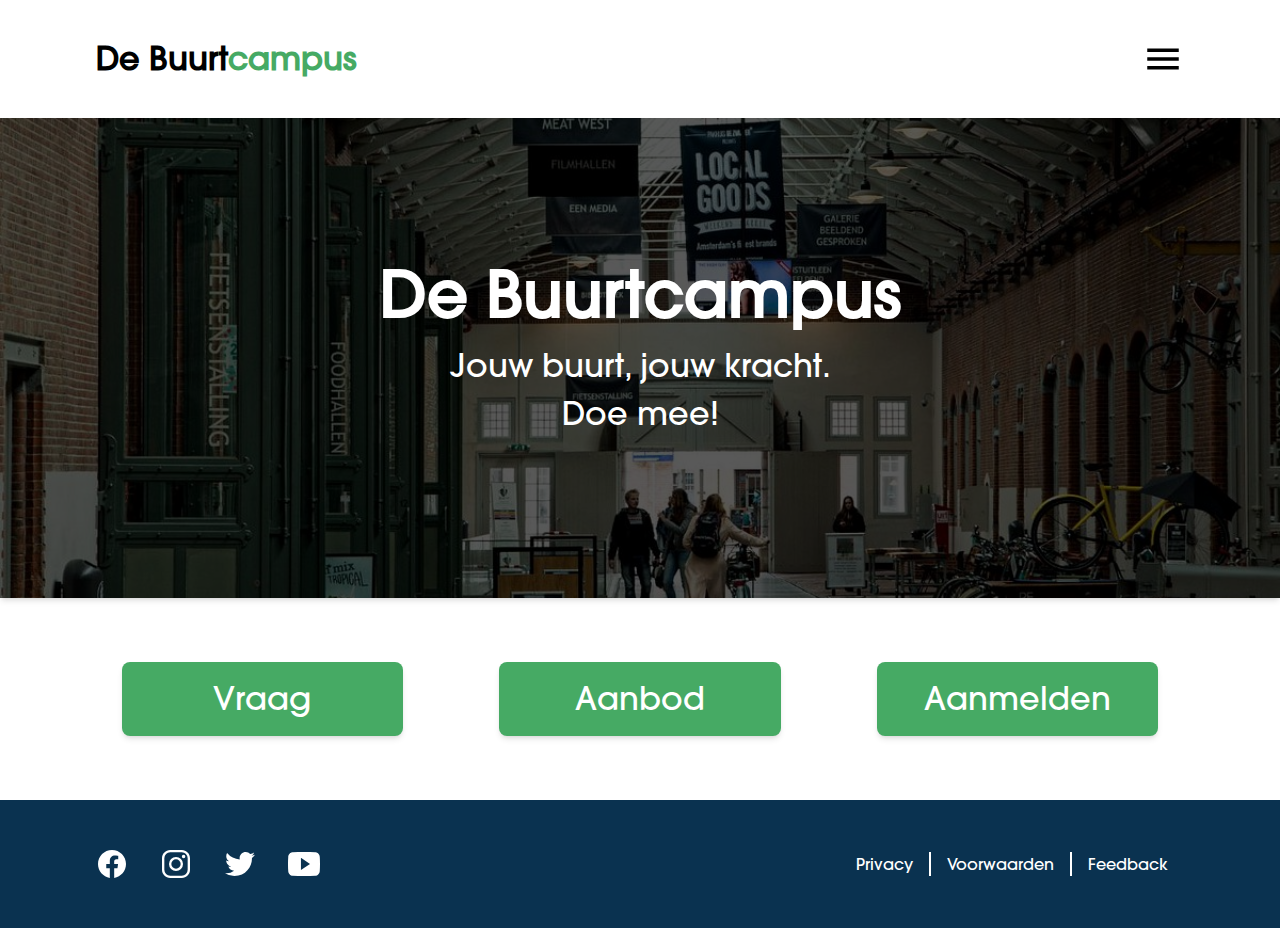
<file: index.html>
<!DOCTYPE html>
<html lang="nl">
<head>
  <meta charset="UTF-8">
  <meta name="viewport" content="width=device-width, initial-scale=1.0">
  <link rel="stylesheet" href="styles/styles.css">
  <title>De Buurtcampus | Home</title>
</head>
<body>

  <header>
    <section class="header__top">
      <a class="header__branding" href="index.html">De Buurt<span>campus</span></a>
      <img class="header__icon" src="assets/menu.svg">
    </section>
    <nav class="header__nav">
      <a href="index.html">Home</a>
      <a href="overzicht.html">Overzicht</a>
      <a href="over-ons.html">Over ons</a>
      <a href="contact.html">Contact</a>
    </nav>
  </header>

  <main>
    <section class="main__index--hero">
      <div class="main__index--overlay">
          <h2 class="main__index--title">De Buurtcampus</h2>
          <h3 class="main__index--slogun">Jouw buurt, jouw kracht.<br>Doe mee!</h3>
      </div>
    </section>
    <section class="main__index--navigation">
      <a class="main__index--link" href="overzicht.html">Vraag</a>
      <a class="main__index--link" href="overzicht.html">Aanbod</a>
      <a class="main__index--link" href="contact.html">Aanmelden</a>
    </section>
  </main>

  <footer>
    <section class="footer__social-links">
      <a href="#"><img src="assets/logo-facebook.svg"></a>
      <a href="#"><img src="assets/logo-instagram.svg"></a>
      <a href="#"><img src="assets/logo-twitter.svg"></a>
      <a href="#"><img src="assets/logo-youtube.svg"></a>
    </section>
    <section class="footer__corporate-links">
      <a href="#">Privacy</a>
      <a href="#">Voorwaarden</a>
      <a href="#">Feedback</a>
    </section>
  </footer>

  <script src="scripts/script.js"></script>
</body>
</html>
</file>
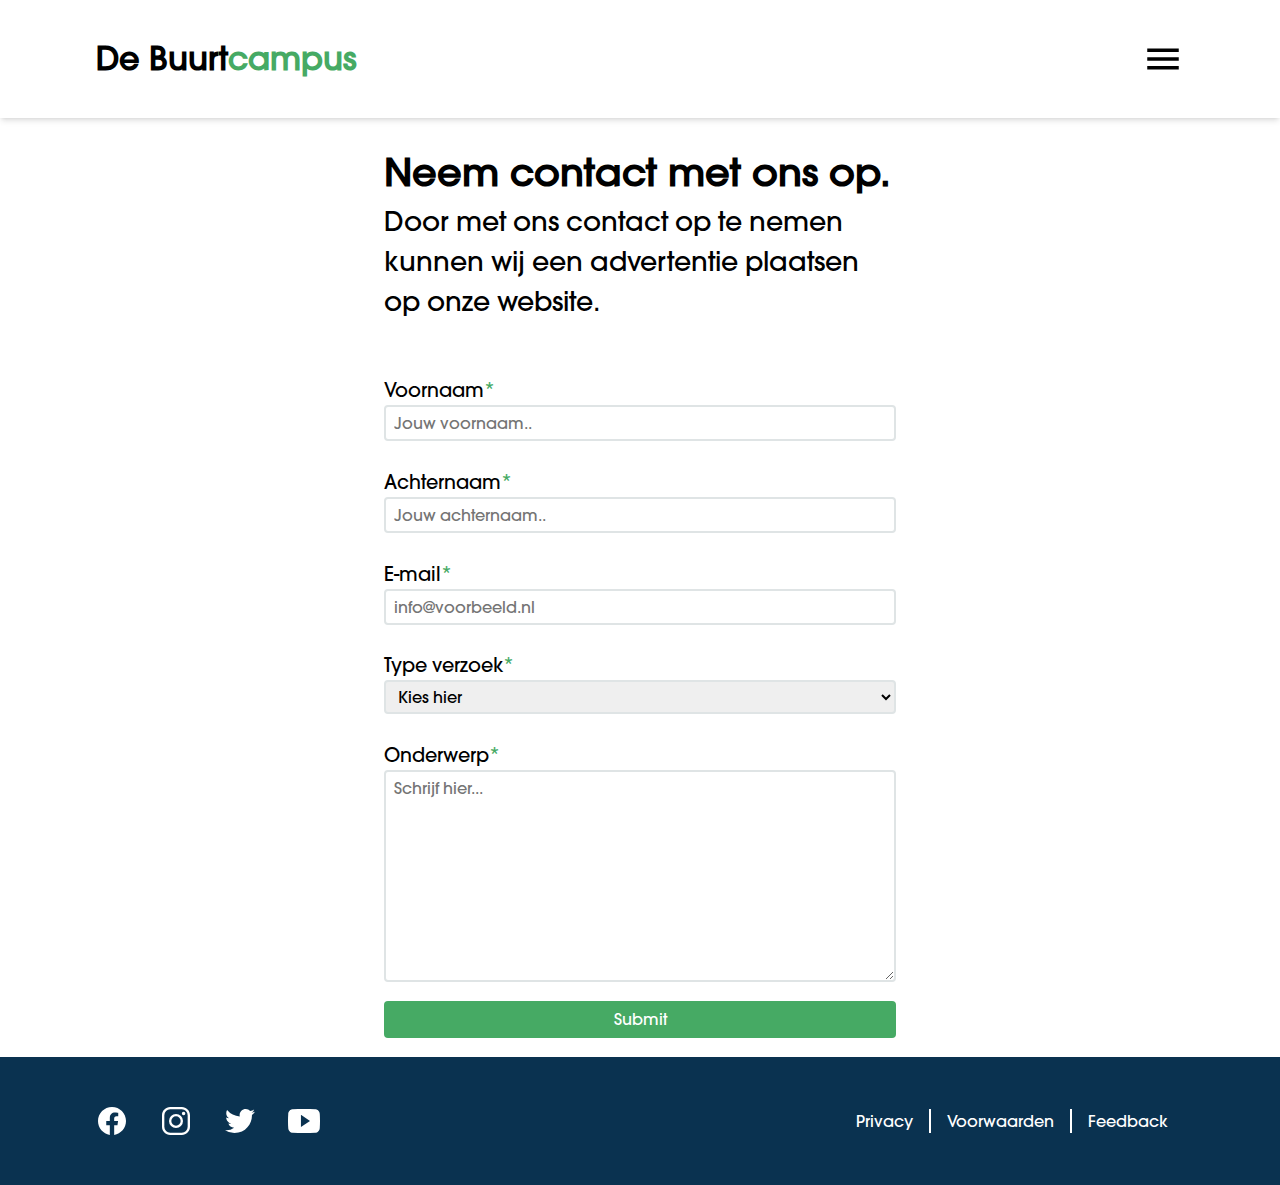
<file: contact.html>
<!DOCTYPE html>
<html lang="nl">
<head>
  <meta charset="UTF-8">
  <meta name="viewport" content="width=device-width, initial-scale=1.0">
  <link rel="stylesheet" href="styles/styles.css">
  <title>De Buurtcampus | Contact</title>
</head>
<body>

  <header>
    <section class="header__top">
      <a class="header__branding" href="index.html">De Buurt<span>campus</span></a>
      <img class="header__icon" src="assets/menu.svg">
    </section>
    <nav class="header__nav">
      <a href="index.html">Home</a>
      <a href="overzicht.html">Overzicht</a>
      <a href="over-ons.html">Over ons</a>
      <a href="contact.html">Contact</a>
    </nav>
  </header>

  <main>
    <form class="contact__form" action="contact-thanks.html" name="contactform">
      <h1 class="form__title">Neem contact met ons op.</h1>
      <p class="form__description">Door met ons contact op te nemen kunnen wij een advertentie plaatsen op onze website.</p>
      <p id="invalidFieldMessage" class="form__invalid">Let op! Je moet alle velden invullen.</p>
      <label for="fname">Voornaam<span>*</span></label>
      <input type="text" id="vnaam" name="voornaam" placeholder="Jouw voornaam.." required>

      <label for="lname">Achternaam<span>*</span></label>
      <input type="text" id="anaam" name="achternaam" placeholder="Jouw achternaam.." required>

      <label for="lname">E-mail<span>*</span></label>
      <input type="text" id="email" name="email" placeholder="info@voorbeeld.nl" required>

      <label for="type">Type verzoek<span>*</span></label>
      <select id="type" name="type" required>
        <option value="choosehere" selected disabled hidden>Kies hier</option>
        <option value="aanbod">Initiatief aanmelden</option>
        <option value="vraag">Vraag voor initiatief aanmelden</option>
        <option value="vrijwilliger">Aanmelden als vrijwilliger</option>
      </select>

      <label for="subject">Onderwerp<span>*</span></label>
      <textarea id="subject" name="subject" placeholder="Schrijf hier..." style="height:200px" required></textarea>

      <input class="form__submit" type="submit" value="Submit">
    </form>
  </main>

  <footer>
    <section class="footer__social-links">
      <a href="#"><img src="assets/logo-facebook.svg"></a>
      <a href="#"><img src="assets/logo-instagram.svg"></a>
      <a href="#"><img src="assets/logo-twitter.svg"></a>
      <a href="#"><img src="assets/logo-youtube.svg"></a>
    </section>
    <section class="footer__corporate-links">
      <a href="#">Privacy</a>
      <a href="#">Voorwaarden</a>
      <a href="#">Feedback</a>
    </section>
  </footer>


  <script src="scripts/script.js"></script>
</body>
</html>
</file>
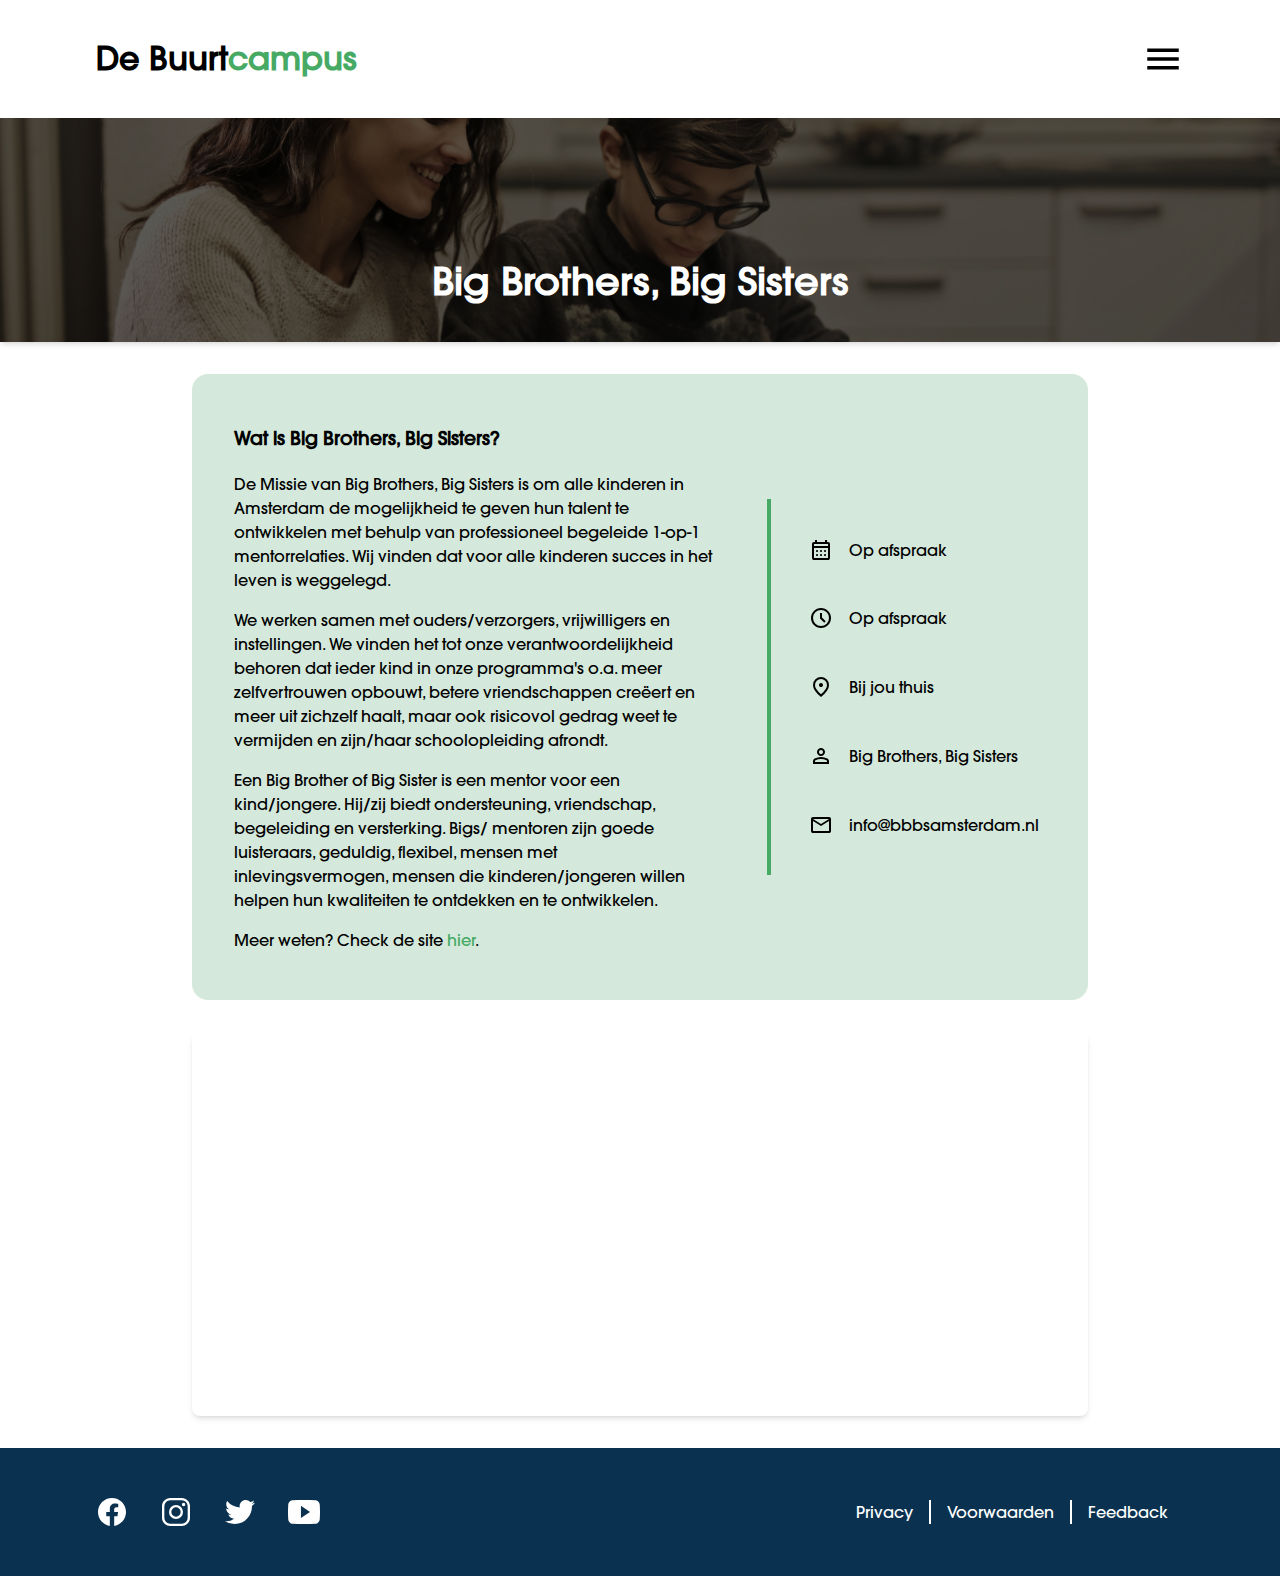
<file: informatie.html>
<!DOCTYPE html>
<html lang="nl">
<head>
  <meta charset="UTF-8">
  <meta name="viewport" content="width=device-width, initial-scale=1.0">
  <link rel="stylesheet" href="styles/styles.css">
  <title>De Buurtcampus | Naam Initiatief</title>
</head>
<body>

  <header>
    <section class="header__top">
      <a class="header__branding" href="index.html">De Buurt<span>campus</span></a>
      <img class="header__icon" src="assets/menu.svg">
    </section>
    <nav class="header__nav">
      <a href="index.html">Home</a>
      <a href="overzicht.html">Overzicht</a>
      <a href="over-ons.html">Over ons</a>
      <a href="contact.html">Contact</a>
    </nav>
  </header>

  <main>
    <section class="main__hero">
      <div class="main__hero-overlay">
          <h2 class="main__hero-title">Big Brothers, Big Sisters</h2>
      </div>
    </section>
    <section class="main__content">
      <article class="main__description">
        <h3>Wat is Big Brothers, Big Sisters?</h3>
        <p>De Missie van Big Brothers, Big Sisters is om alle kinderen in Amsterdam de mogelijkheid te geven hun talent te ontwikkelen met behulp van professioneel begeleide 1-op-1 mentorrelaties. Wij vinden dat voor alle kinderen succes in het leven is weggelegd.</p>
        <p>We werken samen met ouders/verzorgers, vrijwilligers en instellingen. We vinden het tot onze verantwoordelijkheid behoren dat ieder kind in onze programma's o.a. meer zelfvertrouwen opbouwt, betere vriendschappen creëert en meer uit zichzelf haalt, maar ook risicovol gedrag weet te vermijden en zijn/haar schoolopleiding afrondt.</p>
        <p>Een Big Brother of Big Sister is een mentor voor een kind/jongere. Hij/zij biedt ondersteuning, vriendschap, begeleiding en versterking. Bigs/ mentoren zijn goede luisteraars, geduldig, flexibel, mensen met inlevingsvermogen, mensen die kinderen/jongeren willen helpen hun kwaliteiten te ontdekken en te ontwikkelen.</p>
        <p>Meer weten? Check de site <a class="main__link" href="https://www.bbbsamsterdam.nl/" target="_blank">hier</a>.</p>
      </article>
      <section class="main__list">
        <ul class="main__info">
          <li>
            <img src="assets/calendar.svg" alt="Kalender icoon">
            <p>Op afspraak</p>
          </li>
          <li>
              <img src="assets/time.svg" alt="Klok icoon">
              <p>Op afspraak</p>
          </li>
          <li>
              <img src="assets/location.svg" alt="Locatie pin icoon">
              <p>Bij jou thuis</p>
          </li>
          <li>
            <img src="assets/person.svg" alt="Persoon icoon">
            <p>Big Brothers, Big Sisters</p>
          </li>
          <li>
            <img src="assets/mail.svg" alt="E-mail icoon">
            <p>info@bbbsamsterdam.nl</p>
          </li>
        </ul>
      </section>
    </section>
    <aside>
      <iframe title="Google Maps locatie van Big Brothers, Big Sisters" src="https://www.google.com/maps/embed?pb=!1m14!1m8!1m3!1d9744.153580688027!2d4.8550035!3d52.3697238!3m2!1i1024!2i768!4f13.1!3m3!1m2!1s0x47c60a05af2993cd%3A0xaa8a0c74498d98d4!2sBig%20Brothers%20Big%20Sisters%20of%20Amsterdam!5e0!3m2!1snl!2snl!4v1700744368784!5m2!1snl!2snl" width="600" height="450" style="border:0;" allowfullscreen="" loading="lazy" referrerpolicy="no-referrer-when-downgrade"></iframe>
    </aside>
  </main>

  <footer>
    <section class="footer__social-links">
      <a href="#"><img src="assets/logo-facebook.svg"></a>
      <a href="#"><img src="assets/logo-instagram.svg"></a>
      <a href="#"><img src="assets/logo-twitter.svg"></a>
      <a href="#"><img src="assets/logo-youtube.svg"></a>
    </section>
    <section class="footer__corporate-links">
      <a href="#">Privacy</a>
      <a href="#">Voorwaarden</a>
      <a href="#">Feedback</a>
    </section>
  </footer>

  <script src="scripts/script.js"></script>
</body>
</html>
</file>
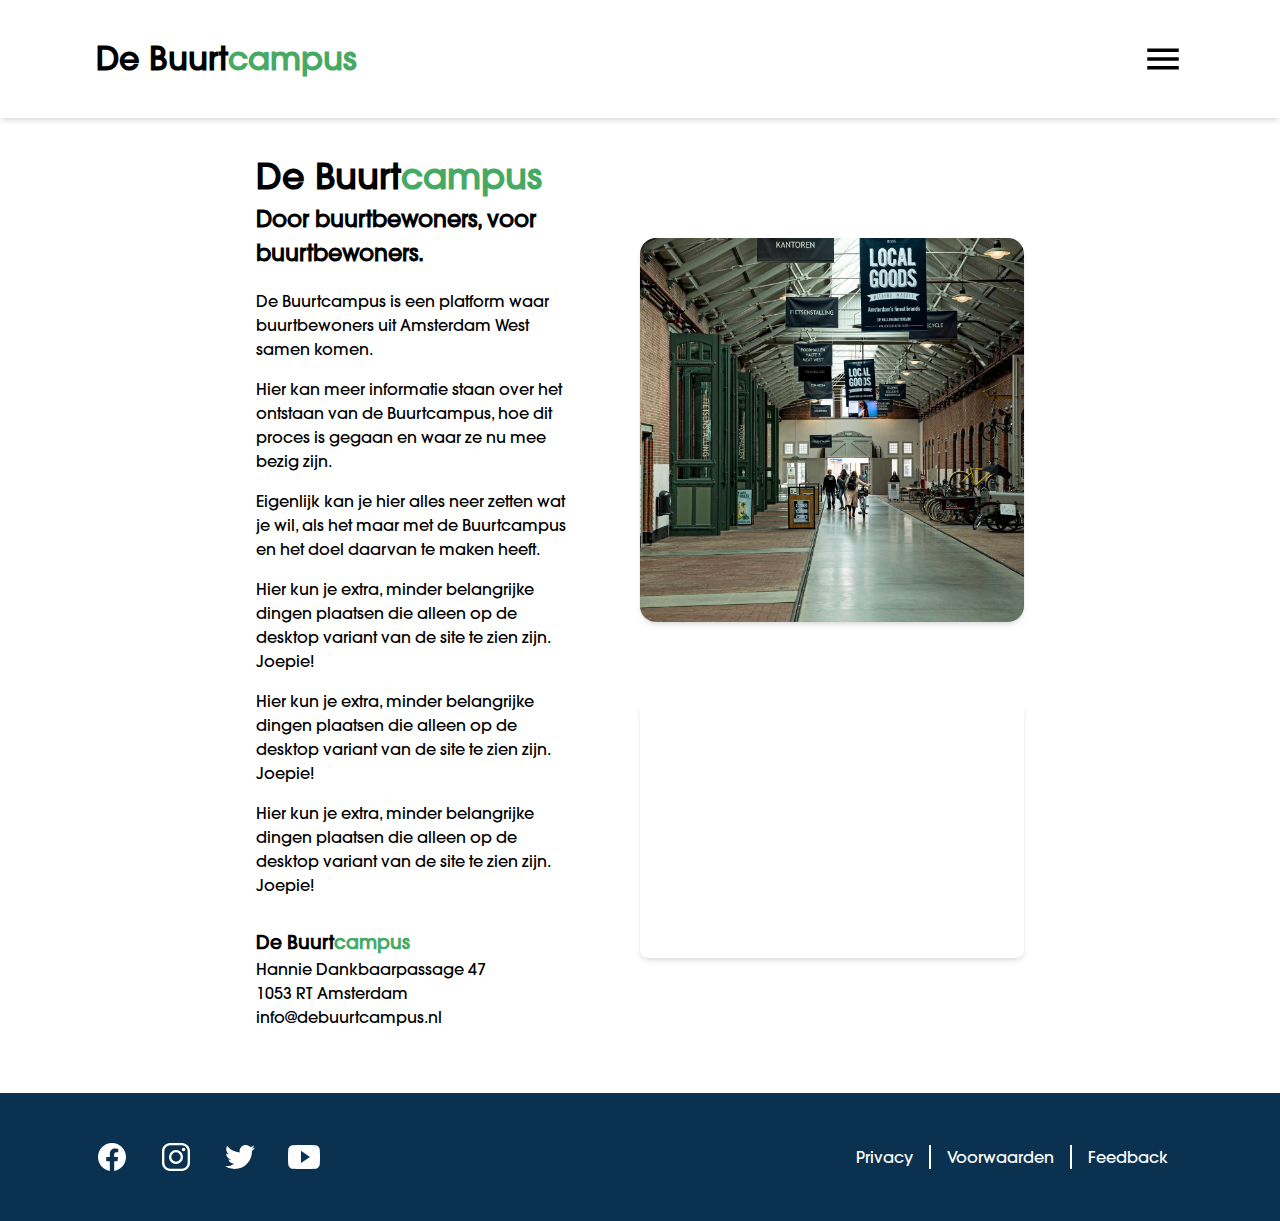
<file: over-ons.html>
<!DOCTYPE html>
<html lang="nl">
<head>
  <meta charset="UTF-8">
  <meta name="viewport" content="width=device-width, initial-scale=1.0">
  <link rel="stylesheet" href="styles/styles.css">
  <title>De Buurtcampus | Over ons</title>
</head>
<body>

  <header>
    <section class="header__top">
      <a class="header__branding" href="index.html">De Buurt<span>campus</span></a>
      <img class="header__icon" src="assets/menu.svg">
    </section>
    <nav class="header__nav">
      <a href="index.html">Home</a>
      <a href="overzicht.html">Overzicht</a>
      <a href="over-ons.html">Over ons</a>
      <a href="contact.html">Contact</a>
    </nav>
  </header>

  <main class="main__about">
    <secion>
      <h1>De Buurt<span>campus</span></h1>
      <h2>Door buurtbewoners, voor buurtbewoners.</h2>
      <p>De Buurtcampus is een platform waar buurtbewoners uit Amsterdam West samen komen.</p>
      <p>Hier kan meer informatie staan over het ontstaan van de Buurtcampus, hoe dit proces is gegaan en waar ze nu mee bezig zijn.</p>
      <p>Eigenlijk kan je hier alles neer zetten wat je wil, als het maar met de Buurtcampus en het doel daarvan te maken heeft.</p>
      <section class="main__about--extrainfo">
        <p>Hier kun je extra, minder belangrijke dingen plaatsen die alleen op de desktop variant van de site te zien zijn. Joepie!</p>
       <p>Hier kun je extra, minder belangrijke dingen plaatsen die alleen op de desktop variant van de site te zien zijn. Joepie!</p>
       <p>Hier kun je extra, minder belangrijke dingen plaatsen die alleen op de desktop variant van de site te zien zijn. Joepie!</p>
      </section>
      <aside class="main__about--contactinfo">
        <h3>De Buurt<span>campus</span></h3>
        <p>Hannie Dankbaarpassage 47</p>
        <p>1053 RT Amsterdam</p>
        <p>info@debuurtcampus.nl</p>
      </aside>
    </secion>
    <aside class="main__about--images">
      <img class="main__about--foto" src="./assets/overons.jpg" alt="Foto van de Hallen">
      <iframe src="https://www.google.com/maps/embed?pb=!1m18!1m12!1m3!1d2436.1863987629827!2d4.865917076940356!3d52.36704004754265!2m3!1f0!2f0!3f0!3m2!1i1024!2i768!4f13.1!3m3!1m2!1s0x47c609e01d4b189b%3A0xf3bfaa521febef29!2sDe%20Hallen%20Amsterdam!5e0!3m2!1snl!2snl!4v1702729718805!5m2!1snl!2snl" width="600" height="450" style="border:0;" allowfullscreen="" loading="lazy" referrerpolicy="no-referrer-when-downgrade"></iframe>
    </aside>
  </main>

  <footer>
    <section class="footer__social-links">
      <a href="#"><img src="assets/logo-facebook.svg"></a>
      <a href="#"><img src="assets/logo-instagram.svg"></a>
      <a href="#"><img src="assets/logo-twitter.svg"></a>
      <a href="#"><img src="assets/logo-youtube.svg"></a>
    </section>
    <section class="footer__corporate-links">
      <a href="#">Privacy</a>
      <a href="#">Voorwaarden</a>
      <a href="#">Feedback</a>
    </section>
  </footer>
  <script src="scripts/script.js"></script>
</body>
</html>
</file>
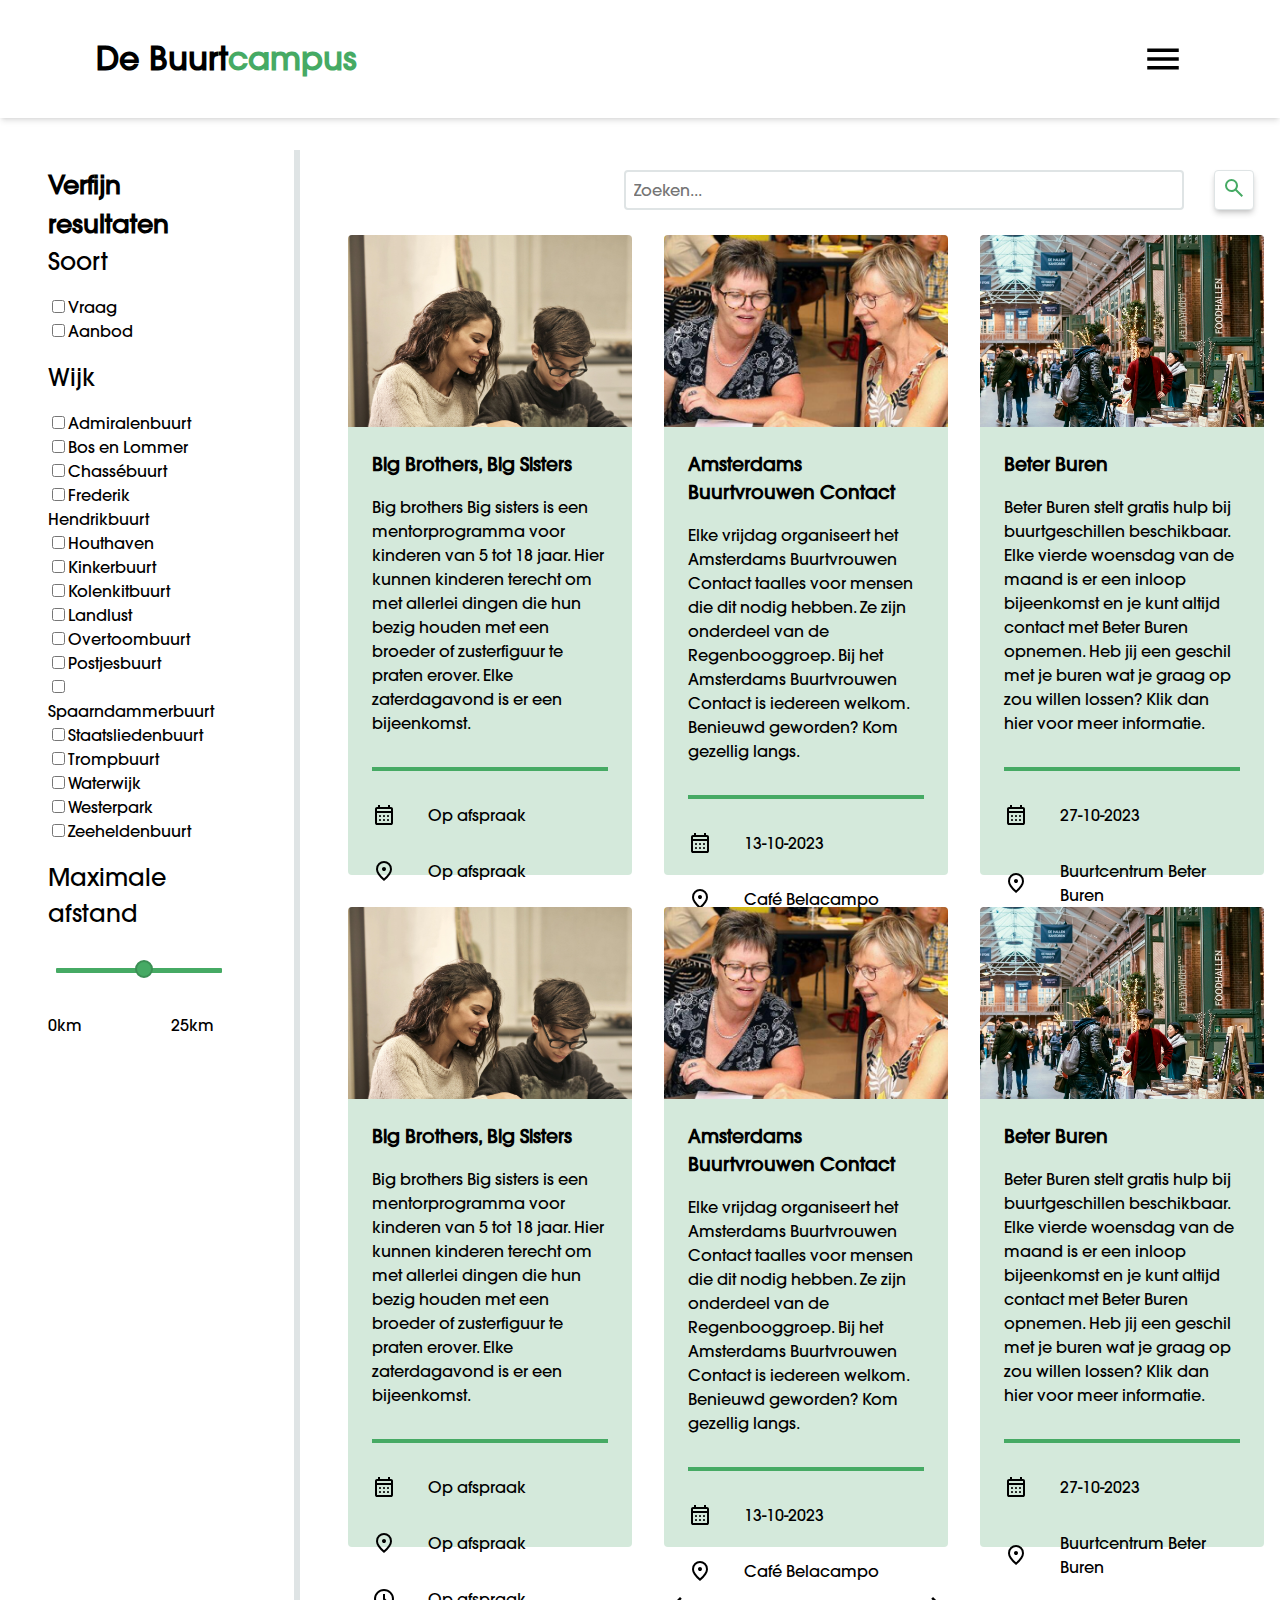
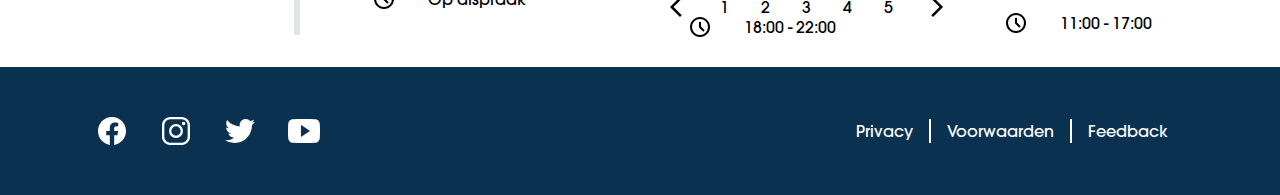
<file: overzicht.html>
<!DOCTYPE html>
<html lang="nl">
<head>
  <meta charset="UTF-8">
  <meta name="viewport" content="width=device-width, initial-scale=1.0">
  <link rel="stylesheet" href="styles/styles.css">
  <title>De Buurtcampus | Overzicht</title>
</head>
<body>

  <header>
    <section class="header__top">
      <a class="header__branding" href="index.html">De Buurt<span>campus</span></a>
      <img class="header__icon" src="assets/menu.svg">
    </section>
    <nav class="header__nav">
      <a href="index.html">Home</a>
      <a href="overzicht.html">Overzicht</a>
      <a href="over-ons.html">Over ons</a>
      <a href="contact.html">Contact</a>
    </nav>
  </header>

  <main class="form__overzicht--main">

    <form class="form__overzicht">
      <p class="form__overzicht--header">Verfijn resultaten</p>
      <!-- ===================== Vraag & Aanbod ===================== -->
      <h6>Soort</h6>
      <ul>
        <li><label><input type="checkbox">Vraag</label></li>
        <li><label><input type="checkbox">Aanbod</label></li>
      </ul>
      <!-- ===================== Wijk ===================== -->
      <h6>Wijk</h6>
      <ul>
        <li><label><input type="checkbox">Admiralenbuurt</label></li>
        <li><label><input type="checkbox">Bos en Lommer</label></li>
        <li><label><input type="checkbox">Chassébuurt</label></li>
        <li><label><input type="checkbox">Frederik Hendrikbuurt</label></li>
        <li><label><input type="checkbox">Houthaven</label></li>
        <li><label><input type="checkbox">Kinkerbuurt</label></li>
        <li><label><input type="checkbox">Kolenkitbuurt</label></li>
        <li><label><input type="checkbox">Landlust</label></li>
        <li><label><input type="checkbox">Overtoombuurt</label></li>
        <li><label><input type="checkbox">Postjesbuurt</label></li>
        <li><label><input type="checkbox">Spaarndammerbuurt</label></li>
        <li><label><input type="checkbox">Staatsliedenbuurt</label></li>
        <li><label><input type="checkbox">Trompbuurt</label></li>
        <li><label><input type="checkbox">Waterwijk</label></li>
        <li><label><input type="checkbox">Westerpark</label></li>
        <li><label><input type="checkbox">Zeeheldenbuurt</label></li>
      </ul>
      <!-- ===================== Afstand ===================== -->
      <h6>Maximale afstand</h6>
      <input type="range" min="0" max="30" step="2">
      <section class="form__overzicht--range">
        <p>0km</p>
        <p>25km</p>
      </section>
    </form>

    <section class="flexbox__pc--right">

      <!-- ===================== Zoeken & Iets plaatsen... ===================== -->
    <section class="form__overzicht--header">
      <button class="form__overzicht--button" onclick="showfilter()">
        <svg class="form__reveal" xmlns="http://www.w3.org/2000/svg" height="28" viewBox="0 -960 960 960" width="28"><path d="M280-200v-80h284q63 0 109.5-40T720-420q0-60-46.5-100T564-560H312l104 104-56 56-200-200 200-200 56 56-104 104h252q97 0 166.5 63T800-420q0 94-69.5 157T564-200H280Z"/></svg>
        <svg class="show form__back" xmlns="http://www.w3.org/2000/svg" height="28" viewBox="0 -960 960 960" width="28"><path d="M440-160q-17 0-28.5-11.5T400-200v-240L168-736q-15-20-4.5-42t36.5-22h560q26 0 36.5 22t-4.5 42L560-440v240q0 17-11.5 28.5T520-160h-80Zm40-308 198-252H282l198 252Zm0 0Z"/></svg>
      </button>
      <form class="form__overzicht--search">
        <input type="search" placeholder="Zoeken..." class="Zoekbalk.">
        <button class="form__overzicht--searchbutton"><svg xmlns="http://www.w3.org/2000/svg" height="24" viewBox="0 -960 960 960" width="24"><path d="M784-120 532-372q-30 24-69 38t-83 14q-109 0-184.5-75.5T120-580q0-109 75.5-184.5T380-840q109 0 184.5 75.5T640-580q0 44-14 83t-38 69l252 252-56 56ZM380-400q75 0 127.5-52.5T560-580q0-75-52.5-127.5T380-760q-75 0-127.5 52.5T200-580q0 75 52.5 127.5T380-400Z"/></svg></button>
      </form>
    </section>

    <!-- ===================== Advertisements ===================== -->
    <section class="advertisement__gridcontainer">

      <li class="advertisement__container">
        <a class="advertisement__link" href="informatie.html">
          <img class="advertisement__image" src="assets/initiatief-cover-squarew.jpg" alt="Foto van het Alzheimercafé.">
          <section class="advertisement">
            <article class="advertisement__left">
              <h3>Big Brothers, Big Sisters</h3>
              <p class="advertisement__description">Big brothers Big sisters is een mentorprogramma voor kinderen van 5 tot 18 jaar. Hier kunnen kinderen terecht om met allerlei dingen die hun bezig houden met een broeder of zusterfiguur te praten erover. Elke zaterdagavond is er een bijeenkomst.</p>
            </article>
            <ul class="advertisement__right">
              <li class="advertisement__info">
                <img src="assets/calendar.svg" alt="Kalender icoontje.">
                <p>Op afspraak</p>
              </li>
              <li class="advertisement__info">
                <img src="assets/location.svg" alt="Locatie pin icoontje.">
                <p>Op afspraak</p>
              </li>
              <li class="advertisement__info">
                <img src="assets/time.svg" alt="Klok icoontje.">
                <p>Op afspraak</p>
              </li>
            </ul>
          </section>
        </a>
      </li>

      <li class="advertisement__container">
        <a class="advertisement__link" href="#">
          <img class="advertisement__image" src="assets/alzheimercafe.jpg" alt="Foto van het Alzheimercafé.">
          <section class="advertisement">
            <article class="advertisement__left">
              <h3>Amsterdams Buurtvrouwen Contact</h3>
              <p class="advertisement__description">Elke vrijdag organiseert het Amsterdams Buurtvrouwen Contact taalles voor mensen die dit nodig hebben. Ze zijn onderdeel van de Regenbooggroep. Bij het Amsterdams Buurtvrouwen Contact is iedereen welkom. Benieuwd geworden? Kom gezellig langs.</p>
            </article>
            <ul class="advertisement__right">
              <li class="advertisement__info">
                <img src="assets/calendar.svg" alt="Kalender icoontje.">
                <p>13-10-2023</p>
              </li>
              <li class="advertisement__info">
                <img src="assets/location.svg" alt="Locatie pin icoontje.">
                <p>Café Belacampo</p>
              </li>
              <li class="advertisement__info">
                <img src="assets/time.svg" alt="Klok icoontje.">
                <p>18:00 - 22:00</p>
              </li>
            </ul>
          </section>
        </a>
      </li>

      <li class="advertisement__container">
        <a class="advertisement__link" href="#">
          <img class="advertisement__image" src="assets/vintagemarkt.jpeg" alt="Foto van het Alzheimercafé.">
          <section class="advertisement">
            <article class="advertisement__left">
              <h3>Beter Buren</h3>
              <p class="advertisement__description">Beter Buren stelt gratis hulp bij buurtgeschillen beschikbaar. Elke vierde woensdag van de maand is er een inloop bijeenkomst en je kunt altijd contact met Beter Buren opnemen. Heb jij een geschil met je buren wat je graag op zou willen lossen? Klik dan hier voor meer informatie.</p>
            </article>
            <ul class="advertisement__right">
              <li class="advertisement__info">
                <img src="assets/calendar.svg" alt="Kalender icoontje.">
                <p>27-10-2023</p>
              </li>
              <li class="advertisement__info">
                <img src="assets/location.svg" alt="Locatie pin icoontje.">
                <p>Buurtcentrum Beter Buren</p>
              </li>
              <li class="advertisement__info">
                <img src="assets/time.svg" alt="Klok icoontje.">
                <p>11:00 - 17:00</p>
              </li>
            </ul>
          </section>
        </a>
      </li>

      <li class="advertisement__container">
        <a class="advertisement__link" href="informatie.html">
          <img class="advertisement__image" src="assets/initiatief-cover-squarew.jpg" alt="Foto van het Alzheimercafé.">
          <section class="advertisement">
            <article class="advertisement__left">
              <h3>Big Brothers, Big Sisters</h3>
              <p class="advertisement__description">Big brothers Big sisters is een mentorprogramma voor kinderen van 5 tot 18 jaar. Hier kunnen kinderen terecht om met allerlei dingen die hun bezig houden met een broeder of zusterfiguur te praten erover. Elke zaterdagavond is er een bijeenkomst.</p>
            </article>
            <ul class="advertisement__right">
              <li class="advertisement__info">
                <img src="assets/calendar.svg" alt="Kalender icoontje.">
                <p>Op afspraak</p>
              </li>
              <li class="advertisement__info">
                <img src="assets/location.svg" alt="Locatie pin icoontje.">
                <p>Op afspraak</p>
              </li>
              <li class="advertisement__info">
                <img src="assets/time.svg" alt="Klok icoontje.">
                <p>Op afspraak</p>
              </li>
            </ul>
          </section>
        </a>
      </li>

      <li class="advertisement__container">
        <a class="advertisement__link" href="#">
          <img class="advertisement__image" src="assets/alzheimercafe.jpg" alt="Foto van het Alzheimercafé.">
          <section class="advertisement">
            <article class="advertisement__left">
              <h3>Amsterdams Buurtvrouwen Contact</h3>
              <p class="advertisement__description">Elke vrijdag organiseert het Amsterdams Buurtvrouwen Contact taalles voor mensen die dit nodig hebben. Ze zijn onderdeel van de Regenbooggroep. Bij het Amsterdams Buurtvrouwen Contact is iedereen welkom. Benieuwd geworden? Kom gezellig langs.</p>
            </article>
            <ul class="advertisement__right">
              <li class="advertisement__info">
                <img src="assets/calendar.svg" alt="Kalender icoontje.">
                <p>13-10-2023</p>
              </li>
              <li class="advertisement__info">
                <img src="assets/location.svg" alt="Locatie pin icoontje.">
                <p>Café Belacampo</p>
              </li>
              <li class="advertisement__info">
                <img src="assets/time.svg" alt="Klok icoontje.">
                <p>18:00 - 22:00</p>
              </li>
            </ul>
          </section>
        </a>
      </li>

      <li class="advertisement__container">
        <a class="advertisement__link" href="#">
          <img class="advertisement__image" src="assets/vintagemarkt.jpeg" alt="Foto van het Alzheimercafé.">
          <section class="advertisement">
            <article class="advertisement__left">
              <h3>Beter Buren</h3>
              <p class="advertisement__description">Beter Buren stelt gratis hulp bij buurtgeschillen beschikbaar. Elke vierde woensdag van de maand is er een inloop bijeenkomst en je kunt altijd contact met Beter Buren opnemen. Heb jij een geschil met je buren wat je graag op zou willen lossen? Klik dan hier voor meer informatie.</p>
            </article>
            <ul class="advertisement__right">
              <li class="advertisement__info">
                <img src="assets/calendar.svg" alt="Kalender icoontje.">
                <p>27-10-2023</p>
              </li>
              <li class="advertisement__info">
                <img src="assets/location.svg" alt="Locatie pin icoontje.">
                <p>Buurtcentrum Beter Buren</p>
              </li>
              <li class="advertisement__info">
                <img src="assets/time.svg" alt="Klok icoontje.">
                <p>11:00 - 17:00</p>
              </li>
            </ul>
          </section>
        </a>
      </li>

    </section>

    <!-- Pagina navigatie -->

    <section class="overzicht__navigation">
      <img src="assets/left.svg">
      <p>1</p>
      <p>2</p>
      <p>3</p>
      <p>4</p>
      <p>5</p>
      <img src="assets/right.svg">
    </section>

    </section>

  </main>

  <footer>
    <section class="footer__social-links">
      <a href="#"><img src="assets/logo-facebook.svg"></a>
      <a href="#"><img src="assets/logo-instagram.svg"></a>
      <a href="#"><img src="assets/logo-twitter.svg"></a>
      <a href="#"><img src="assets/logo-youtube.svg"></a>
    </section>
    <section class="footer__corporate-links">
      <a href="#">Privacy</a>
      <a href="#">Voorwaarden</a>
      <a href="#">Feedback</a>
    </section>
  </footer>

  <script src="scripts/script.js"></script>
</body>
</html>
</file>
<file: styles/styles.css>
/* Font & Colors and Imports */
/* _____________________________________________________________________________________________________________ */

/* Font */
@font-face {
  font-family: "AvantGardeGothicMedium";
  src: url(../fonts/Medium.otf);
}

/* Normal */
:root {
  --white: #ffffff;
  --grey: #dfe4e5;
  --mint: #d4e9db;
  --green: #46aa64;
  --navy: #0a3250;
  --black: #000000;
  --red: #ff0000;
}

/* Accessibility */

@media (prefers-contrast: more) {

  :root {
    --green: #135c29;
  }
}

/* Elements */
/* _____________________________________________________________________________________________________________ */

html {
  scroll-behavior: smooth;
}

body {
  margin: 0;
  padding: 0;
  /* box-sizing: border-box; */
  background-color: var(--white);
}


body,
input,
textarea,
select {
  font: normal normal normal 16px/1.5 "AvantGardeGothicMedium";
}

input,
textarea,
select {
  border-radius: 4px;
  border: 2px solid var(--grey);
  padding: 4px 8px;
}

span {
  color: var(--green);
}

ul, li, a {
  list-style-type: none;
  text-decoration: none;
  color: unset;
  padding: 0;
}

/* Header */
/* _____________________________________________________________________________________________________________ */

header {
  display: flex;
  flex-direction: column;
  box-shadow: 0 4px 6px -1px rgb(0 0 0 / 0.1), 0 2px 4px -2px rgb(0 0 0 / 0.1);
}

.header__top {
  display: flex;
  justify-content: space-between;
  align-items: center;
}

.header__branding {
  margin: 0.6em;
  font-size: 1.6em;
  font-weight: bold;
}

.header__icon {
  margin: 0.6em;
  height: 32px;
  width: 32px;
}

.header__nav a {
  border-bottom: 2px solid var(--grey);
  padding: 0.6em;
}

.header__nav a:first-of-type {
  border-top: 2px solid var(--grey);
}

.header__nav a:last-of-type {
  border-bottom: none;
}

.header__nav {
  display: flex;
  max-height: 0;
  width: 100%;
  flex-direction: column;
  text-align: center;
  transition: max-height .3s ease-in-out;
  overflow: hidden;
}

.header__nav--visible {
  max-height: 22vh;
}

/* Information Page */
/* _____________________________________________________________________________________________________________ */

.main__hero {
  min-height: 12em;
  min-width: 24em;
  position: relative;
  background-size: cover;
  background-position: 50% 50%;
  background-image: url("../assets/initiatief-cover.jpg");
  box-shadow: 0 4px 6px -1px rgb(0 0 0 / 0.1), 0 2px 4px -2px rgb(0 0 0 / 0.1);
}

.main__hero-overlay {
  position: absolute;
  width: 100%;
  height: 100%;
  top: 0;
  left: 0;
  background-color: rgba(0, 0, 0, 0.65);
  color: var(--white);
  display: flex;
  align-items: center;
  justify-content: flex-end;
  flex-direction: column;
}

.main__hero-title {
  font-size: 2em;
}

.main__description {
  max-width: 88vw;
  margin: 0 auto;
  border-bottom: 4px solid var(--navy);
}

.main__description p {
  max-width: 30em;
}

.main__link {
  color: var(--green);
  text-decoration: underline;
}

.main__info li {
  display: flex;
  gap: 1em;
}

.main__list {
  width: 89vw;
  margin: 0 auto;
  border-bottom: 4px solid var(--navy);
}

iframe {
  display: block;
  height: 60vw;
  width: 88vw;
  border-radius: 8px;
  margin: 2em auto;
  box-shadow: 0 4px 6px -1px rgb(0 0 0 / 0.1), 0 2px 4px -2px rgb(0 0 0 / 0.1);

}

/* About us page */

.main__about {
  width: 80vw;
  margin: 2em auto;
}

.main__about h1 {
  margin-bottom: 0;
  font-size: 2.2em;
}

.main__about h2 {
  margin-top: 0;
  font-size: 1.4em;
}

.main__about--foto {
  display: none;
  border-radius: 16px;
  box-shadow: 0 4px 6px -1px rgb(0 0 0 / 0.1), 0 2px 4px -2px rgb(0 0 0 / 0.1);
}

.main__about iframe {
  width: 80vw;
  box-shadow: 0 4px 6px -1px rgb(0 0 0 / 0.1), 0 2px 4px -2px rgb(0 0 0 / 0.1);
}

.main__about--contactinfo {
  margin: 2em 0;
}

.main__about--contactinfo p {
  margin: 0;
}

.main__about--contactinfo h3 {
  margin-bottom: 0;
}

.main__about--extrainfo {
  display: none;
}

/* Landing/Index */

.main__index--hero {
  min-height: 20em;
  min-width: 24em;
  position: relative;
  background-size: cover;
  background-position: 50% 50%;
  background-image: url("../assets/overons.jpg");
  box-shadow: 0 4px 6px -1px rgb(0 0 0 / 0.1), 0 2px 4px -2px rgb(0 0 0 / 0.1);
}

.main__index--overlay {
  position: absolute;
  width: 100%;
  height: 100%;
  top: 0;
  left: 0;
  background-color: rgba(0, 0, 0, 0.65);
  color: var(--white);
  display: flex;
  align-items: center;
  justify-content: center;
  flex-direction: column;
}

.main__index--title {
  font-size: 2.4em;
  margin: 0;
}

.main__index--slogun {
  text-align: center;
  margin-top: 0;
  font-weight: lighter;
}

.main__index--navigation {
  display: flex;
  flex-direction: column;
  justify-content: center;
  align-items: center;
  margin: 0.6em 0;
}

.main__index--link {
  background-color: var(--green);
  color: var(--white);
  border: none;
  padding: 0.4em;
  margin: 1.2em 0;
  cursor: pointer;
  border-radius: 8px;
  width: 70vw;
  text-align: center;
  font-size: 1.2em;
  box-shadow: 0 4px 6px -1px rgb(0 0 0 / 0.1), 0 2px 4px -2px rgb(0 0 0 / 0.1);
}

/* Contact */

.contact__form {
  width: 80vw;
  display: flex;
  margin: 0 auto;
  flex-direction: column;
  font-size: 1.2em;
}

.contact__form label,
input[type="submit"] {
  margin-top: 1.4em;
}

input[type="submit"] {
  background-color: var(--green);
  color: var(--white);
  border: none;
  padding: 0.4em;
  margin: 1.2em 0;
  cursor: pointer;
}

.contact__thanks img {
  width: 100%;
  filter: hue-rotate(290deg);
}

.contact__thanks {
  text-align: center;
  margin-top: 6em;
  margin-bottom: 6em;
}

.form__invalid {
  display: none;
  color: var(--red);
  font-size: 0.8em;
}

.form__invalid--visible {
  display: block;
  border: 2px solid var(--red);
}

.form__invalid--message {
  display: flex;
  align-items: center;
  margin-bottom: 0;
  font-size: 0.9em;
}

.form__title {
  margin-bottom: 0;
  font-size: 1em;
}

.form__description {
  margin-top: 0;
  font-size: 0.8em;
}

/* Overzicht */

.form__overzicht {
  display: none;
  width: 75vw;
  margin: 0 auto;
  padding-bottom: 2em;
}

.form__overzicht--header {
  font-size: 2em;
  display: flex;
  justify-content: space-between;
  align-items: center;
  width: 90%;
  margin: 1em auto;
  gap: 1em;
}

.form__overzicht h6 {
  margin: 0;
  font-size: 1.2em;
}

.form__overzicht--button {
  height: 3em;
  width: 3em;
  background-color: var(--white);
  border-radius: 4px;
  fill: var(--green);
  border: 1px solid var(--grey);
  box-shadow: 0 4px 6px -1px rgb(0 0 0 / 0.2), 0 2px 4px -2px rgb(0 0 0 / 0.1);
}

.form__overzicht--range {
  display: flex;
  justify-content: space-between;
  margin: 0;
}

.show-filter {
  display: block;
}

.show {
  display: block;
}

.form__overzicht--button svg:not(.show) {
  display: none;
}

.form__overzicht--search {
  display: flex;
  justify-content: space-between;
  gap: 1.2em;
}

.form__overzicht--searchbutton {
  height: 3em;
  width: 3em;
  background-color: var(--white);
  border-radius: 4px;
  fill: var(--green);
  border: 1px solid var(--grey);
  box-shadow: 0 4px 6px -1px rgb(0 0 0 / 0.2), 0 2px 4px -2px rgb(0 0 0 / 0.1);
}

.form__overzicht--searchbutton svg {
  margin: 0;
}

/* Advertisements */

.advertisement__container {
  width: 90%;
  margin: 0 auto;
}

.advertisement {
  margin-bottom: 2em;
  background-color: var(--mint);
  padding: 1.5em;
  border-radius: 0 0 4px 4px;
}

.advertisement__left h3 {
  margin: 0;
}

.advertisement__info {
  display: flex;
  gap: 2em;
  margin: 0;
}

.advertisement__description {
  padding-bottom: 2em;
  border-bottom: 4px solid var(--green);
}

.advertisement__image {
  width: 100%;
  height: 12em;
  object-fit: cover;
  object-position: top;
  border-radius: 4px 4px 0 0;
}

.advertisement__link {
  display: flex;
  flex-direction: column;
}

.overzicht__navigation {
  display: flex;
  align-items: center;
  justify-content: center;
  gap: 2em;
  margin-bottom: 2em;
}

/* Footer */
/* _____________________________________________________________________________________________________________ */

footer {
  display: flex;
  flex-direction: column;
  justify-content: center;
  align-items: center;
  background-color: var(--navy);
  color: var(--white);
  padding: 2em;
}

footer img {
  width: 32px;
  width: 32px;
  filter: invert(100%) sepia(6%) saturate(24%) hue-rotate(141deg) brightness(106%) contrast(105%);
}

footer h4 {
  font-size: 2em;
  margin: 1em;
  margin-top: 0;
}

.footer__social-links {
  display: flex;
  width: 80vw;
  justify-content: space-around;
  padding-bottom: 1.4em;
  margin-bottom: 1.4em;
  border-bottom: 2px solid var(--white);
}

.footer__social-links a {
  height: 32px;
  width: 32px;
}

.footer__corporate-links {
  display: flex;
  flex-direction: row;
}

.footer__corporate-links a {
  padding: 0 1em;
}

.footer__corporate-links a:not(:last-child) {
  border-right: 2px solid var(--white);
}

/* Media Queries */
/* _____________________________________________________________________________________________________________ */

/* Size M Device - Tablet */

@media (min-width: 768px) and (max-width: 1023px) {

  /* Header */

  .header__branding {
    font-size: 2.4em;
  }

  .header__icon {
    width: 48px;
    height: 48px;
  }

  .header__nav a {
    font-size: 1.4em;
  }

  /* Footer */

  .footer__social-links {
    justify-content: center;
    gap: 4em;
    width: 50vw;
  }

  /* Contact */
  .contact__form {
    font-size: 1.4em;
  }

  .form__title {
    margin-top: 2em;
    margin-bottom: 0;
    font-size: 1.2em;
  }
  
  .form__description {
    margin-top: 0;
    font-size: 1em;
  }

  .contact__thanks h1 {
    font-size: 2.6em;
  }

  /* Information page */

  .main__hero-title {
    font-size: 3em;
  }
  
  .main__description h3 {
    font-size: 1.6em;
  }

  .main__description p {
    font-size: 1.2em;
  }

  .main__info {
    font-size: 1.2em;
  }

  /* About us page */

  .main__about h1 {
    font-size: 3em;
  }

  .main__about h2 {
    font-size: 1.8em;
  }

  .main__about p {
    font-size: 1.2em;
  }

  .main__about--foto {
    display: none;
  }

  .main__about iframe {
    height: 40vw;
  }

  .main__about--contactinfo p {
    font-size: 1em;
  }

  .main__about--contactinfo h3 {
    font-size: 1.6em;
  }

  /* Landing/Index */

  .main__index--hero {
    min-height: 30em;
  }

  .main__index--title {
    font-size: 5em;
  }

  .main__index--slogun {
    font-size: 2.6em;
  }

  .main__index--link {
    font-size: 1.8em;
    margin: 1.3em 0;
  }

  /* Overzicht */

  .advertisement__gridcontainer {
    display: grid;
    grid-template-columns: repeat(2, 1fr);
  }

  .advertisement {
    height: 30em;
  }

  input[type=search] {
    width: 35em;
  }

  .form__overzicht--header {
    width: 95%;
    margin: 1em auto;
  }
}

/* Size L-XL Device - Laptop-Desktop */

@media (min-width: 1024px) {
  /* Header */

  .header__top {
    padding: 1em 6em;
  }

  .header__branding {
    font-size: 2em;
    margin: 0.6em 0;
  }

  .header__branding:hover {
    cursor: pointer;
  }

  .header__icon {
    width: 42px;
    height: 42px;
    margin: 0;
  }

  .header__icon:hover {
    cursor: pointer;
  }

  .header__nav {
    font-size: 1.4em
  }

  .header__nav--visible {
    max-height: 30vh;
  }

  .header__nav--visible a:hover {
    color: var(--green);
    text-decoration: underline;
    transition: 0.4s;
  }

  /* Footer */

  footer {
    display: flex;
    flex-direction: row;
    align-items: center;
    justify-content: space-between;
    /* padding: 3em 17em; */
    padding: 3em 6em
  }

  footer a:hover {
    text-decoration: underline;
  }

  footer img:hover {
    filter: invert(60%) sepia(6%) saturate(24%) hue-rotate(141deg) brightness(106%) contrast(105%);
    transition: 0.4s;
  }

  .footer__social-links {
    justify-content: center;
    align-items: center;
    gap: 2em;
    border-bottom: none;
    padding: 0;
    margin: 0;
    width: unset;
  }

  /* Contact */
  .contact__form {
    width: 40vw;
  }

  .form__title {
    font-size: 2em;
  }

  .form__description {
    font-size: 1.4em;
  }

  .contact__thanks img {
    width: 26%;
  }

  /* Information page */

  .main__content {
    display: flex;
    justify-content: center;
    align-items: center;
    background-color: #d4e9db;
    border-radius: 16px;
    width: 70vw;
    margin: 2em auto;
    padding: 2em 1em;
    box-sizing: border-box;
  }

  .main__description {
    border-bottom: none;
  }

  .main__link {
    text-decoration: none;
  }

  .main__link:hover {
    text-decoration: underline;
  }

  .main__list {
    width: unset;
    border-bottom: none;
    border-left: solid 4px var(--green);
    padding-left: 2em;
  }

  .main__list li {
    padding: 0.4em;
  }

  .main__hero {
    min-height: 14em;
  }

  .main__hero-title {
    font-size: 2.4em;
  }

  iframe {
    width: 70vw;
    height: 30vw;
  }

  /* About us page */

  .main__about {
    display: flex;
    gap: 4em;
    width: 60vw;
  }

  .main__about--images {
    display: flex;
    flex-direction: column;
    justify-content: center;
    align-items: center;
    gap: 2em;
  }
  
  .main__about--foto {
    display: block;
    height: 30vw;
    margin: 1em 0;
  }

  .main__about iframe {
    height: 20vw;
    width: 30vw;
  }

  .main__about--extrainfo {
    display: block;
  }

  .main__about h1 {
    margin: 0;
  }

  /* Landing/Index */

  .main__index--navigation {
    flex-direction: row;
    justify-content: center;
    gap: 6em;
    margin: 1.6em 0;
  }

  .main__index--hero {
    min-height: 30em;
  }
  
  .main__index--link {
    width: 20vw;
    font-size: 2em;
  }

  .main__index--title {
    font-size: 4em;
  }

  .main__index--slogun {
    font-size: 2em;
  }

  /* OVerzicht pagina */

  .form__overzicht {
    display: block;
    margin: 2em;
    padding: 1em;
    padding-right: 5em;
    border-right: 6px solid var(--grey);
    max-width: 20em;
  }

  .form__overzicht h6 {
    font-size: 1.5em;
    margin-bottom: 0.5em;
    font-weight: 500;
  }

  .form__overzicht--header {
    margin: 0;
    width: 100%;
    font-size: 1.6em;
    font-weight: bold;
  }

  .form__overzicht--button {
    display: none;
  }

  .advertisement__gridcontainer {
    display: grid;
    grid-template-columns: repeat(3, 1fr);
  }

  .form__overzicht--main {
    display: flex;
  }

  .form__overzicht--search {
    margin: 1em;
    margin-top: 2em;
    width: 100%;
    justify-content: flex-end;
  }

  .advertisement {
    height: 25em;
  }

  input[type=search] {
    width: 35em;
  }

}

/* Checkbox */
/* ------------------------------------------------------------------------------------------------------------------------------ */

:checked {
  accent-color: var(--darkgreen);
}

/* Input range */
/* ------------------------------------------------------------------------------------------------------------------------------ */

input[type=range] {
  height: 26px;
  -webkit-appearance: none;
  appearance: none;
  margin: 10px 0;
  width: 100%;
  background-color: transparent;
  border: none;
}
input[type=range]:focus {
  outline: none;
}
input[type=range]::-webkit-slider-runnable-track {
  width: 100%;
  height: 5px;
  cursor: pointer;
  box-shadow: 0px 0px 0px #000000;
  background: #46AA64;
  border-radius: 1px;
  border: 0px solid #000000;
}
input[type=range]::-webkit-slider-thumb {
  box-shadow: 0px 0px 0px #000000;
  border: 2px solid #3B8F54;
  height: 18px;
  width: 18px;
  border-radius: 25px;
  background: #46AA64;
  cursor: pointer;
  -webkit-appearance: none;
  margin-top: -7.5px;
}
input[type=range]:focus::-webkit-slider-runnable-track {
  background: #46AA64;
}
</file>
